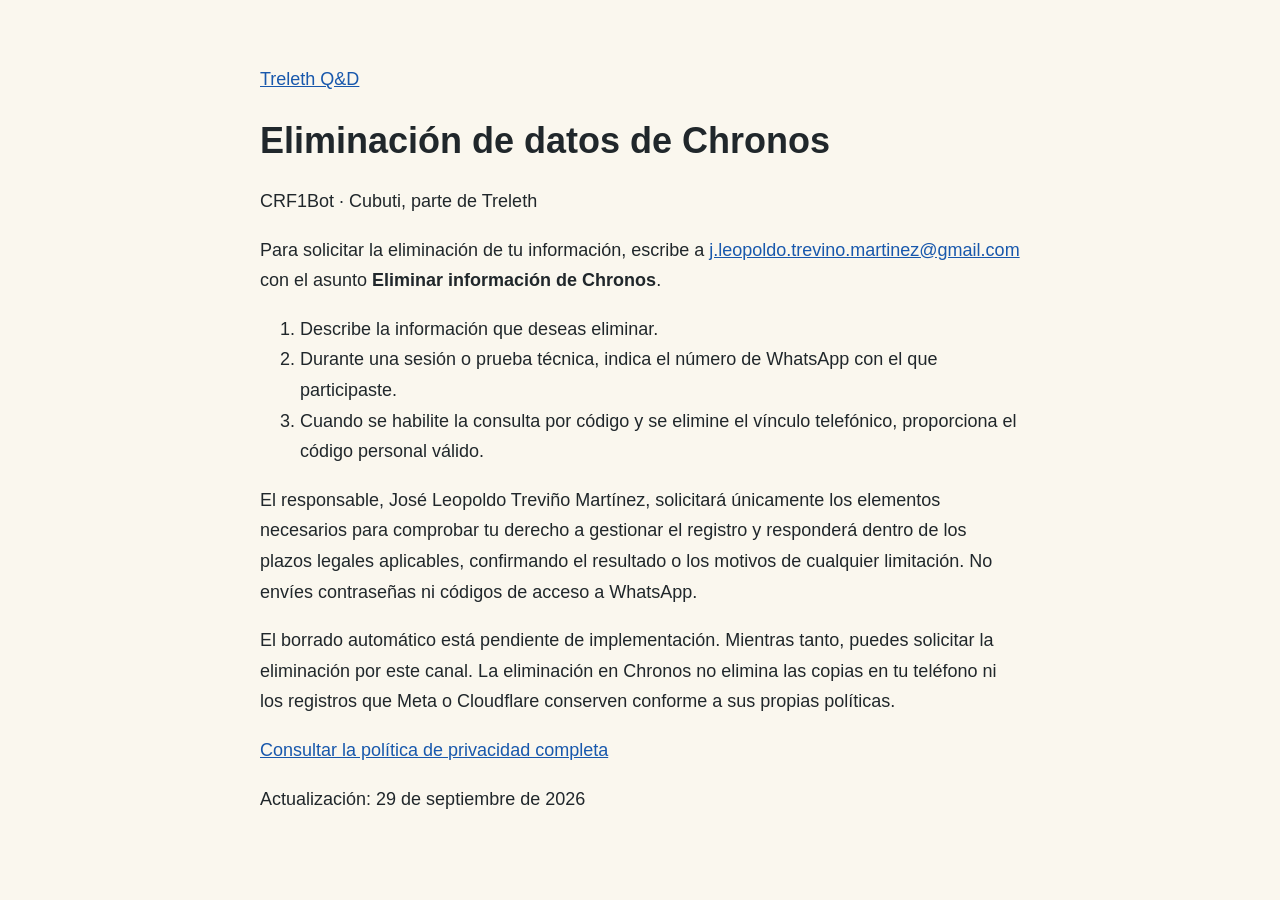
<file: eliminacion/index.html>
<!doctype html><html lang="es"><meta charset="utf-8"><meta name="viewport" content="width=device-width,initial-scale=1"><title>Eliminación de datos de Chronos | Treleth</title><style>body{font:18px/1.7 Arial,sans-serif;background:#faf7ee;color:#20272b;max-width:760px;margin:40px auto;padding:24px}a{color:#1858ac;overflow-wrap:anywhere}h1{line-height:1.2}</style><a href="../">Treleth Q&amp;D</a><h1>Eliminación de datos de Chronos</h1><p>CRF1Bot · Cubuti, parte de Treleth</p><p>Para solicitar la eliminación de tu información, escribe a <a href="mailto:j.leopoldo.trevino.martinez@gmail.com?subject=Eliminar%20informaci%C3%B3n%20de%20Chronos">j.leopoldo.trevino.martinez@gmail.com</a> con el asunto <strong>Eliminar información de Chronos</strong>.</p><ol><li>Describe la información que deseas eliminar.</li><li>Durante una sesión o prueba técnica, indica el número de WhatsApp con el que participaste.</li><li>Cuando se habilite la consulta por código y se elimine el vínculo telefónico, proporciona el código personal válido.</li></ol><p>El responsable, José Leopoldo Treviño Martínez, solicitará únicamente los elementos necesarios para comprobar tu derecho a gestionar el registro y responderá dentro de los plazos legales aplicables, confirmando el resultado o los motivos de cualquier limitación. No envíes contraseñas ni códigos de acceso a WhatsApp.</p><p>El borrado automático está pendiente de implementación. Mientras tanto, puedes solicitar la eliminación por este canal. La eliminación en Chronos no elimina las copias en tu teléfono ni los registros que Meta o Cloudflare conserven conforme a sus propias políticas.</p><p><a href="../privacidad-chronos.html">Consultar la política de privacidad completa</a></p><p>Actualización: 29 de septiembre de 2026</p></html>
</file>
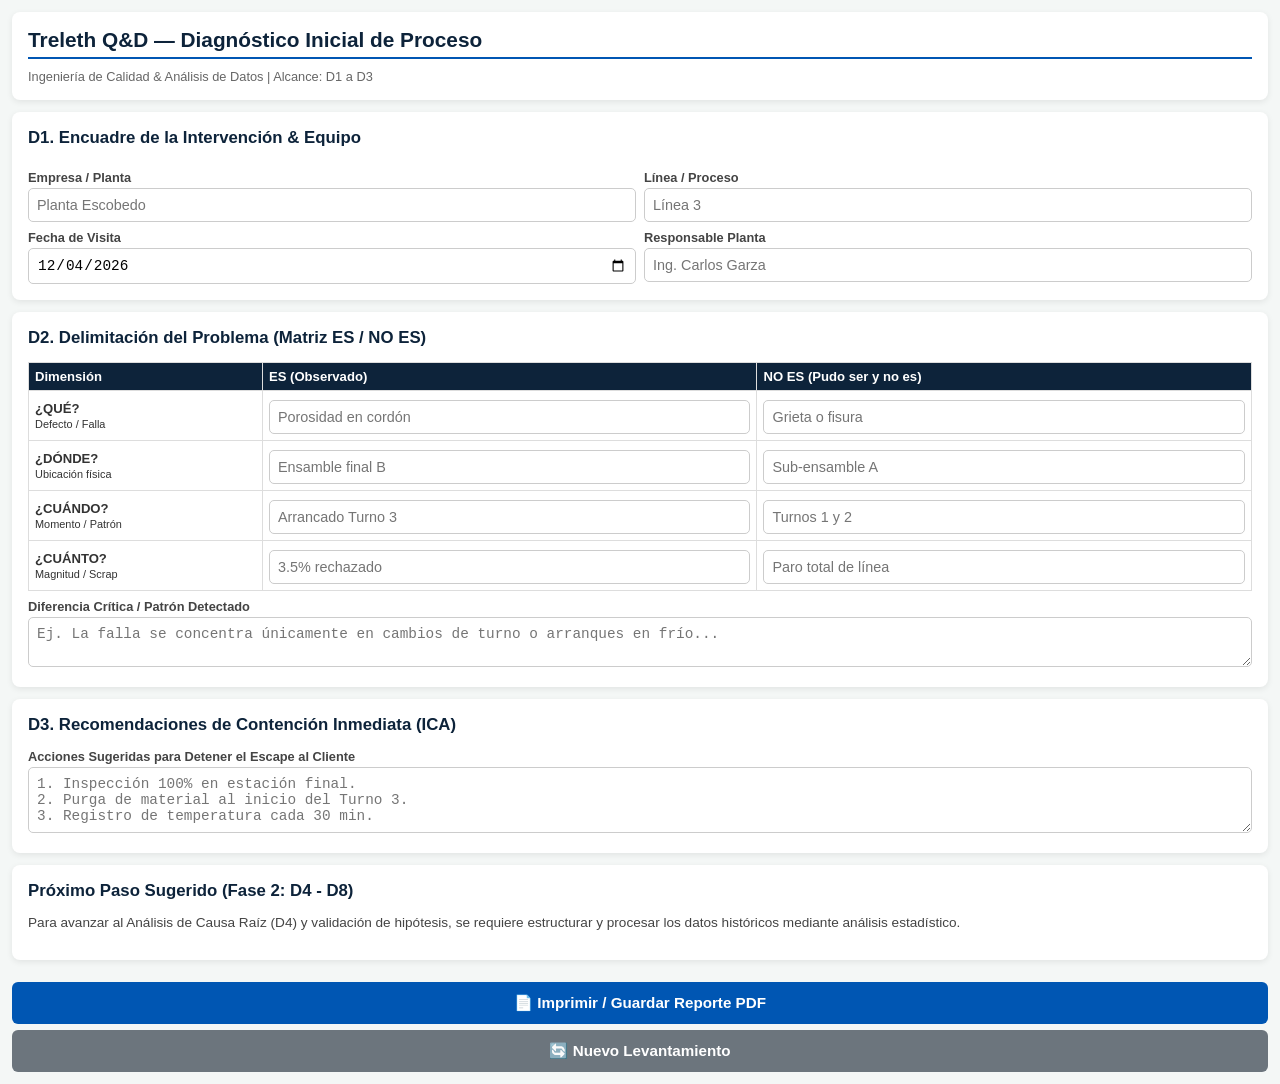
<file: auditoria.html>
<!DOCTYPE html>
<html lang="es">
<head>
  <meta charset="UTF-8">
  <meta name="viewport" content="width=device-width, initial-scale=1.0">
  <title>Treleth Q&D - Diagnóstico Inicial (D1 - D3)</title>
  <style>
    :root { --primary: #0d233a; --secondary: #0056b3; --bg: #f4f7f6; }
    body { font-family: -apple-system, BlinkMacSystemFont, "Segoe UI", Roboto, sans-serif; background: var(--bg); margin: 0; padding: 12px; color: #333; }
    .card { background: #fff; padding: 16px; border-radius: 8px; box-shadow: 0 2px 6px rgba(0,0,0,0.08); margin-bottom: 12px; }
    h1 { font-size: 1.3rem; color: var(--primary); margin: 0 0 10px 0; border-bottom: 2px solid var(--secondary); padding-bottom: 5px; }
    h2 { color: var(--primary); margin-top: 0; font-size: 1.05rem; }
    label { font-weight: bold; font-size: 0.8rem; display: block; margin-top: 8px; color: #444; }
    input, select, textarea { width: 100%; padding: 8px; margin-top: 3px; border: 1px solid #ccc; border-radius: 5px; box-sizing: border-box; font-size: 0.9rem; }
    
    /* Tabla Es / No es */
    .table-8d { width: 100%; border-collapse: collapse; margin-top: 8px; font-size: 0.82rem; }
    .table-8d th, .table-8d td { border: 1px solid #ddd; padding: 6px; text-align: left; }
    .table-8d th { background: #0d233a; color: white; }
    
    button { width: 100%; background: var(--secondary); color: white; border: none; padding: 12px; font-size: 0.95rem; font-weight: bold; border-radius: 6px; cursor: pointer; margin-top: 10px; }
    .btn-secondary { background: #6c757d; }
    
    @media print {
      .no-print { display: none !important; }
      body { background: white; padding: 0; }
      .card { box-shadow: none; border: 1px solid #ccc; page-break-inside: avoid; margin-bottom: 10px; }
    }
  </style>
</head>
<body>

  <!-- ENCABEZADO -->
  <div class="card">
    <h1>Treleth Q&D — Diagnóstico Inicial de Proceso</h1>
    <p style="font-size: 0.8rem; margin: 0; color: #666;">Ingeniería de Calidad & Análisis de Datos | Alcance: D1 a D3</p>
  </div>

  <!-- D1: ENCUADRE Y EQUIPO -->
  <div class="card">
    <h2>D1. Encuadre de la Intervención & Equipo</h2>
    <div style="display: flex; gap: 8px;">
      <div style="flex:1;"><label>Empresa / Planta</label><input type="text" id="empresa" placeholder="Planta Escobedo"></div>
      <div style="flex:1;"><label>Línea / Proceso</label><input type="text" id="linea" placeholder="Línea 3"></div>
    </div>
    <div style="display: flex; gap: 8px;">
      <div style="flex:1;"><label>Fecha de Visita</label><input type="date" id="fecha"></div>
      <div style="flex:1;"><label>Responsable Planta</label><input type="text" id="responsable" placeholder="Ing. Carlos Garza"></div>
    </div>
  </div>

  <!-- D2: ANÁLISIS ES / NO ES -->
  <div class="card">
    <h2>D2. Delimitación del Problema (Matriz ES / NO ES)</h2>
    <table class="table-8d">
      <thead>
        <tr>
          <th>Dimensión</th>
          <th>ES (Observado)</th>
          <th>NO ES (Pudo ser y no es)</th>
        </tr>
      </thead>
      <tbody>
        <tr>
          <td><strong>¿QUÉ?</strong><br><small>Defecto / Falla</small></td>
          <td><input type="text" placeholder="Porosidad en cordón"></td>
          <td><input type="text" placeholder="Grieta o fisura"></td>
        </tr>
        <tr>
          <td><strong>¿DÓNDE?</strong><br><small>Ubicación física</small></td>
          <td><input type="text" placeholder="Ensamble final B"></td>
          <td><input type="text" placeholder="Sub-ensamble A"></td>
        </tr>
        <tr>
          <td><strong>¿CUÁNDO?</strong><br><small>Momento / Patrón</small></td>
          <td><input type="text" placeholder="Arrancado Turno 3"></td>
          <td><input type="text" placeholder="Turnos 1 y 2"></td>
        </tr>
        <tr>
          <td><strong>¿CUÁNTO?</strong><br><small>Magnitud / Scrap</small></td>
          <td><input type="text" placeholder="3.5% rechazado"></td>
          <td><input type="text" placeholder="Paro total de línea"></td>
        </tr>
      </tbody>
    </table>
    <label>Diferencia Crítica / Patrón Detectado</label>
    <textarea id="patron" rows="2" placeholder="Ej. La falla se concentra únicamente en cambios de turno o arranques en frío..."></textarea>
  </div>

  <!-- D3: RECOMENDACIONES DE CONTENCIÓN INMEDIATA -->
  <div class="card">
    <h2>D3. Recomendaciones de Contención Inmediata (ICA)</h2>
    <label>Acciones Sugeridas para Detener el Escape al Cliente</label>
    <textarea id="contencion" rows="3" placeholder="1. Inspección 100% en estación final.&#10;2. Purga de material al inicio del Turno 3.&#10;3. Registro de temperatura cada 30 min."></textarea>
  </div>

  <!-- CIERRE Y PROPUESTA DE FASE 2 -->
  <div class="card">
    <h2>Próximo Paso Sugerido (Fase 2: D4 - D8)</h2>
    <p style="font-size: 0.85rem; color: #444; margin-top: 0;">
      Para avanzar al Análisis de Causa Raíz (D4) y validación de hipótesis, se requiere estructurar y procesar los datos históricos mediante análisis estadístico.
    </p>
  </div>

  <!-- BOTONES -->
  <div class="no-print">
    <button type="button" onclick="generarPDF()">📄 Imprimir / Guardar Reporte PDF</button>
    <button type="button" class="btn-secondary" onclick="limpiar()" style="margin-top: 6px;">🔄 Nuevo Levantamiento</button>
  </div>

  <script>
    document.getElementById('fecha').valueAsDate = new Date();

    function generarPDF() {
      window.print();
    }

    function limpiar() {
      if(confirm("¿Deseas reiniciar el formulario?")) {
        location.reload();
      }
    }
  </script>
</body>
</html>
</file>
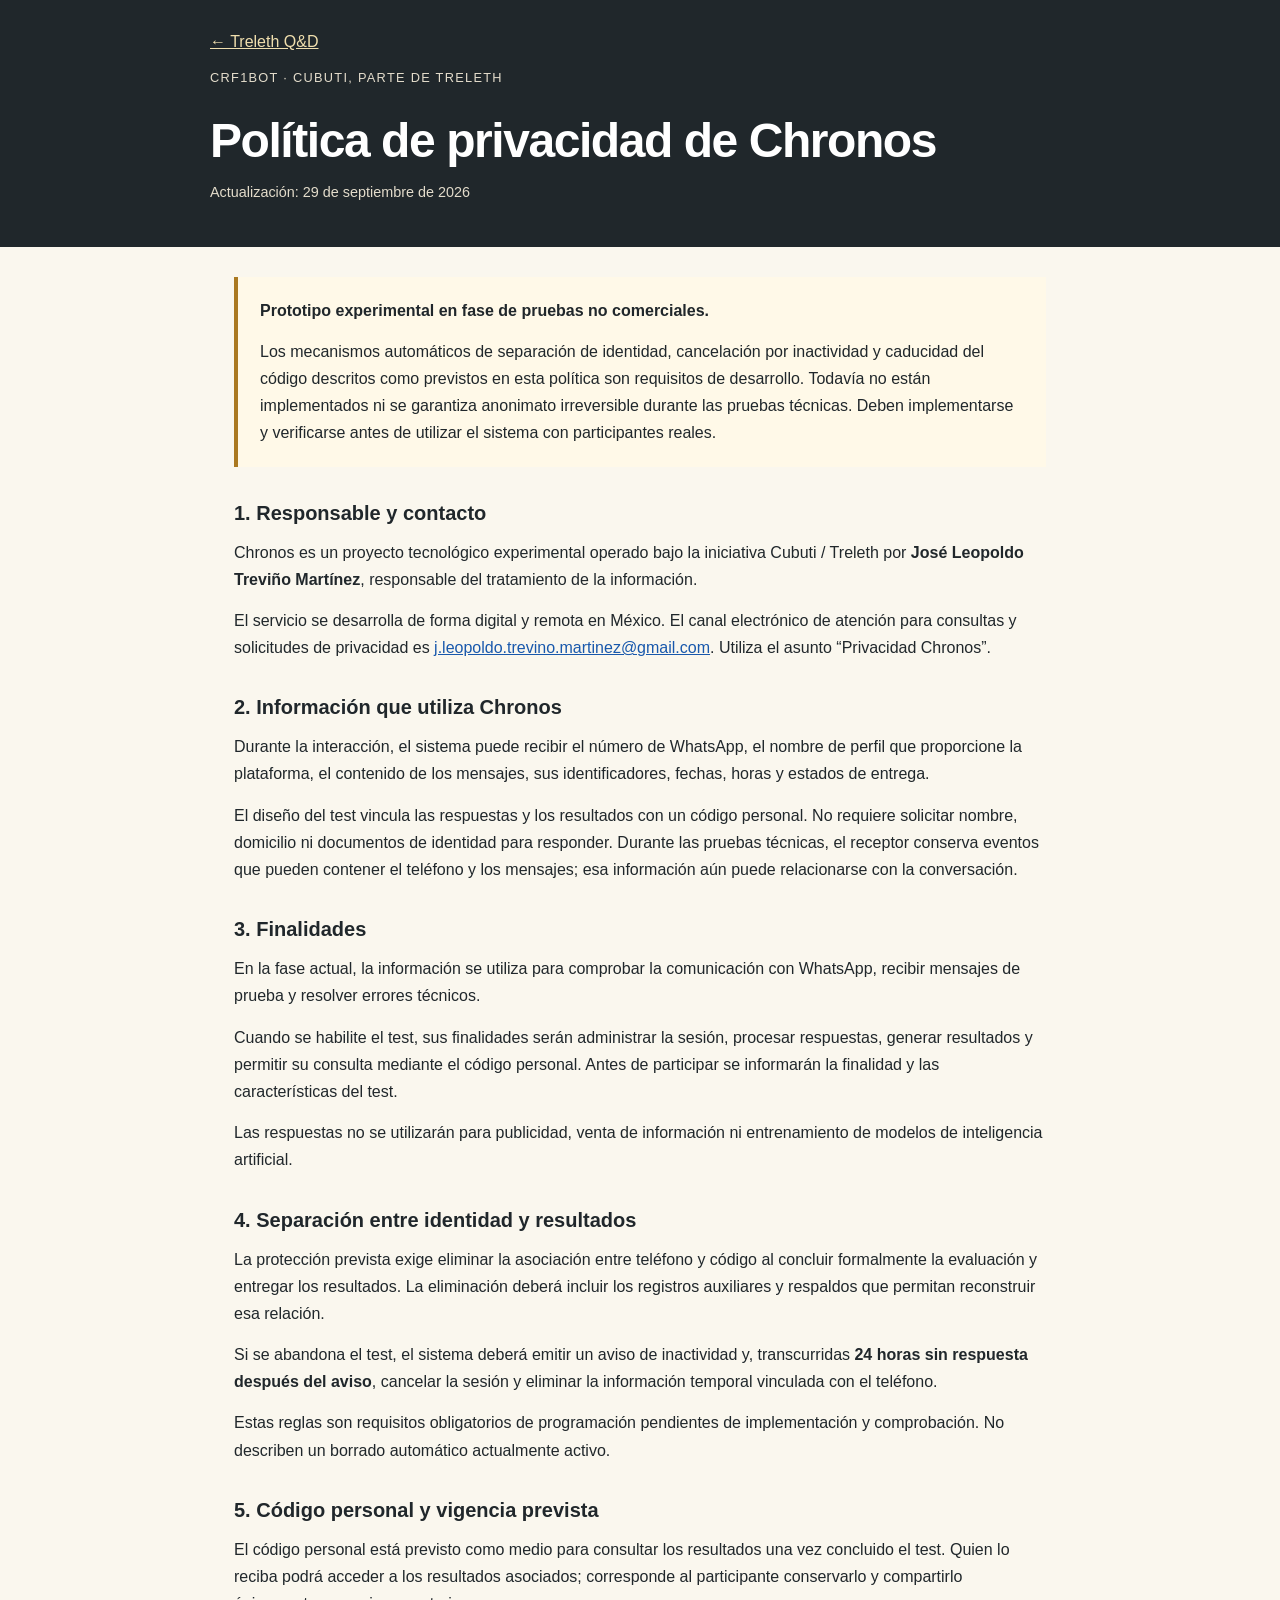
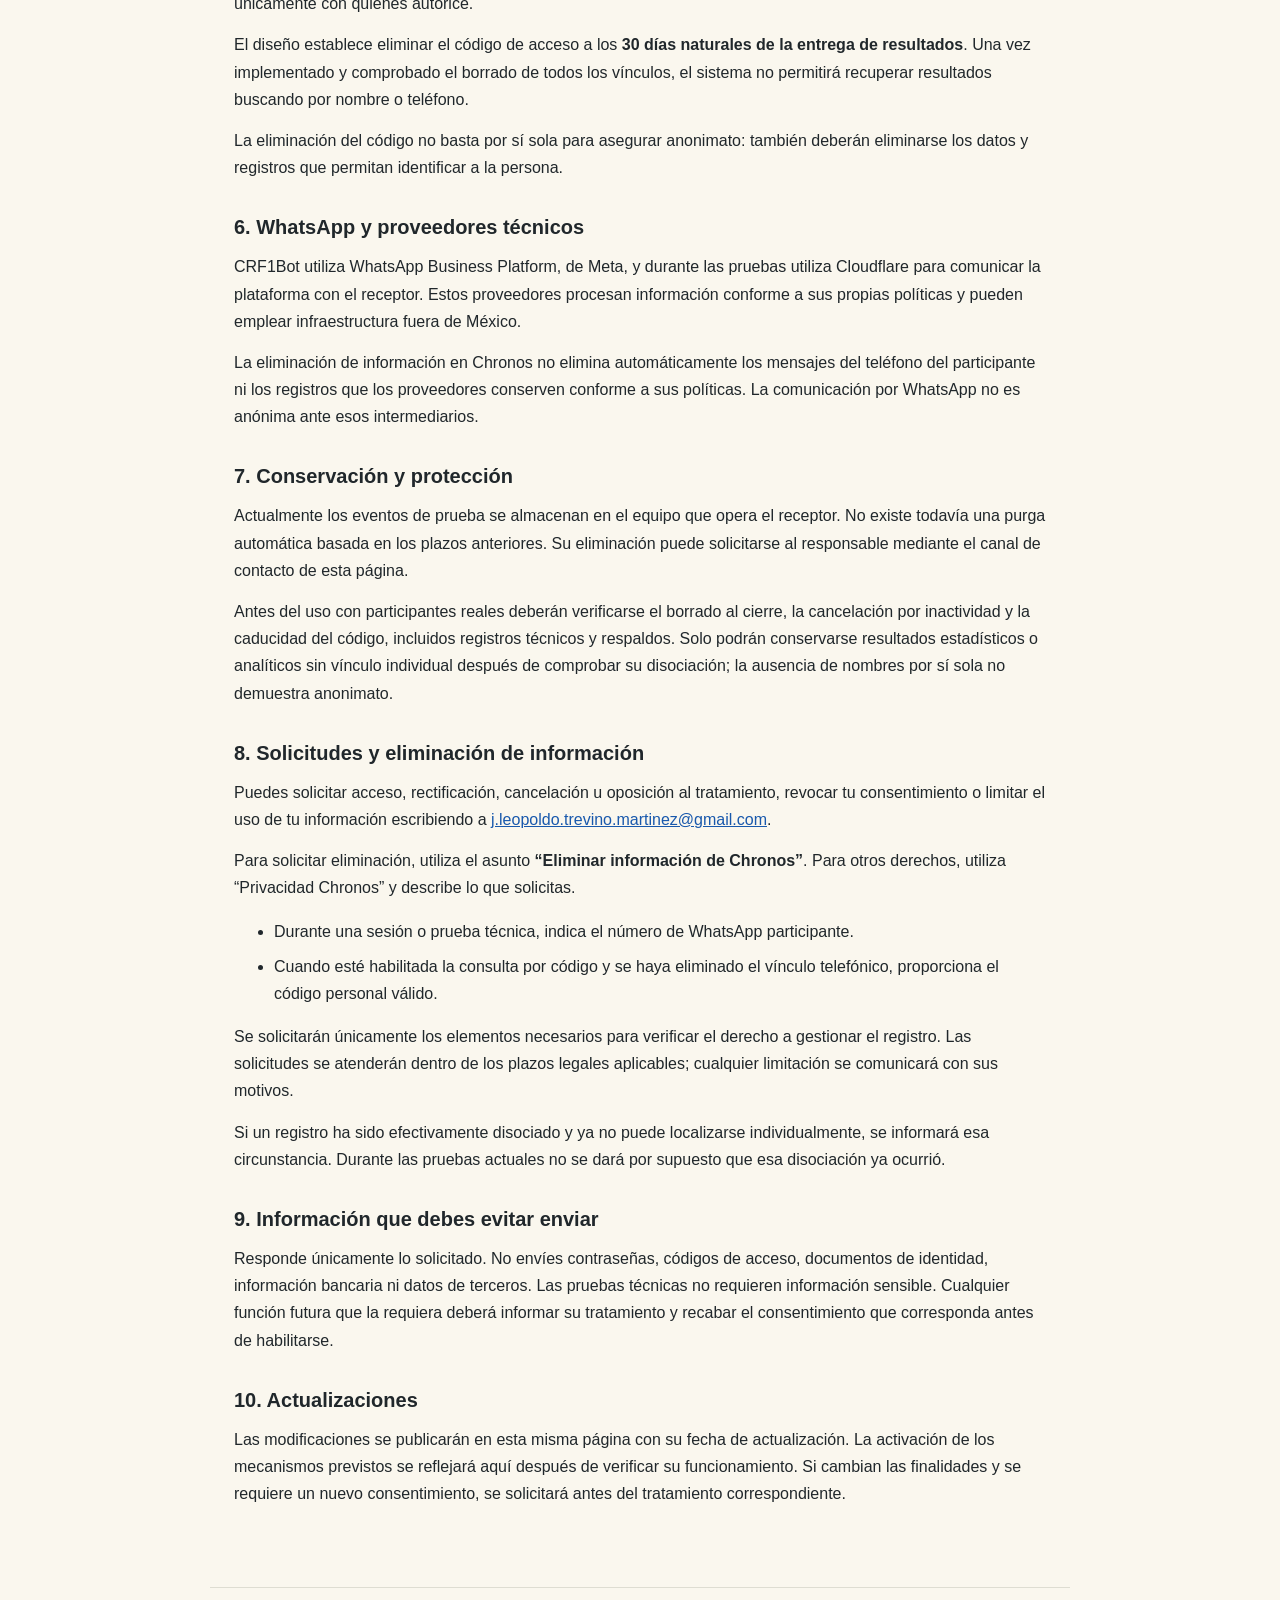
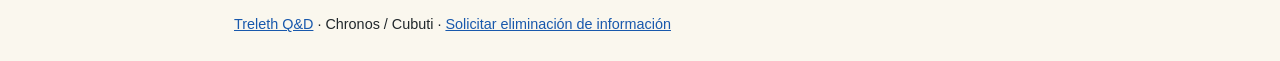
<file: privacidad-chronos.html>
<!doctype html>
<html lang="es">
<head>
<meta charset="utf-8">
<meta name="viewport" content="width=device-width, initial-scale=1">
<meta name="referrer" content="strict-origin-when-cross-origin">
<meta name="description" content="Política de privacidad de Chronos y su canal CRF1Bot. Cubuti, parte de Treleth. Información, código personal y solicitudes de eliminación.">
<title>Política de privacidad de Chronos | Treleth</title>
<style>
:root{font-family:Arial,Helvetica,sans-serif;color:#20272b;background:#faf7ee;line-height:1.7}*{box-sizing:border-box}body{margin:0}a{color:#1858ac;overflow-wrap:anywhere}a:focus-visible{outline:3px solid #bd8625;outline-offset:4px}header{background:#20272b;color:#fff;padding:28px 24px 42px}header a{color:#f0dfae}header>div,main,footer{max-width:860px;margin:auto}header p{color:#e3dccb;margin:12px 0 0}.eyebrow{font-size:.8rem;letter-spacing:.1em;text-transform:uppercase}h1{font-size:clamp(2rem,5vw,3rem);line-height:1.15;margin:24px 0 12px;letter-spacing:-.03em}main{padding:30px 24px 48px}section{margin:32px 0}h2{font-size:1.25rem;line-height:1.4;margin:0 0 12px}p{margin:0 0 14px}li{margin:8px 0}.notice{background:#fff9e8;border-left:4px solid #aa7921;padding:20px 22px}.notice p:last-child{margin-bottom:0}.date{font-size:.9rem}footer{padding:24px;border-top:1px solid #deddd2;font-size:.9rem}.skip{position:absolute;left:16px;top:-100px;background:white;padding:10px}.skip:focus{top:10px}@media print{header{background:white;color:black;padding:0}header p,header a{color:black}main{padding:16px 0}.notice{border:1px solid #aaa}footer{padding:12px 0}section{break-inside:avoid}}
</style>
</head>
<body>
<a class="skip" href="#contenido">Ir al contenido</a>
<header><div><a href="./">← Treleth Q&amp;D</a><p class="eyebrow">CRF1Bot · Cubuti, parte de Treleth</p><h1>Política de privacidad de Chronos</h1><p class="date">Actualización: <time datetime="2026-09-29">29 de septiembre de 2026</time></p></div></header>
<main id="contenido">
<aside class="notice" aria-label="Estado actual del proyecto"><p><strong>Prototipo experimental en fase de pruebas no comerciales.</strong></p><p>Los mecanismos automáticos de separación de identidad, cancelación por inactividad y caducidad del código descritos como previstos en esta política son requisitos de desarrollo. Todavía no están implementados ni se garantiza anonimato irreversible durante las pruebas técnicas. Deben implementarse y verificarse antes de utilizar el sistema con participantes reales.</p></aside>
<section><h2>1. Responsable y contacto</h2>
<p>Chronos es un proyecto tecnológico experimental operado bajo la iniciativa Cubuti / Treleth por <strong>José Leopoldo Treviño Martínez</strong>, responsable del tratamiento de la información.</p>
<p>El servicio se desarrolla de forma digital y remota en México. El canal electrónico de atención para consultas y solicitudes de privacidad es <a href="mailto:j.leopoldo.trevino.martinez@gmail.com">j.leopoldo.trevino.martinez@gmail.com</a>. Utiliza el asunto “Privacidad Chronos”.</p>
</section>
<section><h2>2. Información que utiliza Chronos</h2>
<p>Durante la interacción, el sistema puede recibir el número de WhatsApp, el nombre de perfil que proporcione la plataforma, el contenido de los mensajes, sus identificadores, fechas, horas y estados de entrega.</p>
<p>El diseño del test vincula las respuestas y los resultados con un código personal. No requiere solicitar nombre, domicilio ni documentos de identidad para responder. Durante las pruebas técnicas, el receptor conserva eventos que pueden contener el teléfono y los mensajes; esa información aún puede relacionarse con la conversación.</p>
</section>
<section><h2>3. Finalidades</h2>
<p>En la fase actual, la información se utiliza para comprobar la comunicación con WhatsApp, recibir mensajes de prueba y resolver errores técnicos.</p>
<p>Cuando se habilite el test, sus finalidades serán administrar la sesión, procesar respuestas, generar resultados y permitir su consulta mediante el código personal. Antes de participar se informarán la finalidad y las características del test.</p>
<p>Las respuestas no se utilizarán para publicidad, venta de información ni entrenamiento de modelos de inteligencia artificial.</p>
</section>
<section><h2>4. Separación entre identidad y resultados</h2>
<p>La protección prevista exige eliminar la asociación entre teléfono y código al concluir formalmente la evaluación y entregar los resultados. La eliminación deberá incluir los registros auxiliares y respaldos que permitan reconstruir esa relación.</p>
<p>Si se abandona el test, el sistema deberá emitir un aviso de inactividad y, transcurridas <strong>24 horas sin respuesta después del aviso</strong>, cancelar la sesión y eliminar la información temporal vinculada con el teléfono.</p>
<p>Estas reglas son requisitos obligatorios de programación pendientes de implementación y comprobación. No describen un borrado automático actualmente activo.</p>
</section>
<section><h2>5. Código personal y vigencia prevista</h2>
<p>El código personal está previsto como medio para consultar los resultados una vez concluido el test. Quien lo reciba podrá acceder a los resultados asociados; corresponde al participante conservarlo y compartirlo únicamente con quienes autorice.</p>
<p>El diseño establece eliminar el código de acceso a los <strong>30 días naturales de la entrega de resultados</strong>. Una vez implementado y comprobado el borrado de todos los vínculos, el sistema no permitirá recuperar resultados buscando por nombre o teléfono.</p>
<p>La eliminación del código no basta por sí sola para asegurar anonimato: también deberán eliminarse los datos y registros que permitan identificar a la persona.</p>
</section>
<section><h2>6. WhatsApp y proveedores técnicos</h2>
<p>CRF1Bot utiliza WhatsApp Business Platform, de Meta, y durante las pruebas utiliza Cloudflare para comunicar la plataforma con el receptor. Estos proveedores procesan información conforme a sus propias políticas y pueden emplear infraestructura fuera de México.</p>
<p>La eliminación de información en Chronos no elimina automáticamente los mensajes del teléfono del participante ni los registros que los proveedores conserven conforme a sus políticas. La comunicación por WhatsApp no es anónima ante esos intermediarios.</p>
</section>
<section><h2>7. Conservación y protección</h2>
<p>Actualmente los eventos de prueba se almacenan en el equipo que opera el receptor. No existe todavía una purga automática basada en los plazos anteriores. Su eliminación puede solicitarse al responsable mediante el canal de contacto de esta página.</p>
<p>Antes del uso con participantes reales deberán verificarse el borrado al cierre, la cancelación por inactividad y la caducidad del código, incluidos registros técnicos y respaldos. Solo podrán conservarse resultados estadísticos o analíticos sin vínculo individual después de comprobar su disociación; la ausencia de nombres por sí sola no demuestra anonimato.</p>
</section>
<section id="eliminacion"><h2>8. Solicitudes y eliminación de información</h2>
<p>Puedes solicitar acceso, rectificación, cancelación u oposición al tratamiento, revocar tu consentimiento o limitar el uso de tu información escribiendo a <a href="mailto:j.leopoldo.trevino.martinez@gmail.com">j.leopoldo.trevino.martinez@gmail.com</a>.</p>
<p>Para solicitar eliminación, utiliza el asunto <strong>“Eliminar información de Chronos”</strong>. Para otros derechos, utiliza “Privacidad Chronos” y describe lo que solicitas.</p>
<ul><li>Durante una sesión o prueba técnica, indica el número de WhatsApp participante.</li><li>Cuando esté habilitada la consulta por código y se haya eliminado el vínculo telefónico, proporciona el código personal válido.</li></ul>
<p>Se solicitarán únicamente los elementos necesarios para verificar el derecho a gestionar el registro. Las solicitudes se atenderán dentro de los plazos legales aplicables; cualquier limitación se comunicará con sus motivos.</p>
<p>Si un registro ha sido efectivamente disociado y ya no puede localizarse individualmente, se informará esa circunstancia. Durante las pruebas actuales no se dará por supuesto que esa disociación ya ocurrió.</p>
</section>
<section><h2>9. Información que debes evitar enviar</h2><p>Responde únicamente lo solicitado. No envíes contraseñas, códigos de acceso, documentos de identidad, información bancaria ni datos de terceros. Las pruebas técnicas no requieren información sensible. Cualquier función futura que la requiera deberá informar su tratamiento y recabar el consentimiento que corresponda antes de habilitarse.</p></section>
<section><h2>10. Actualizaciones</h2><p>Las modificaciones se publicarán en esta misma página con su fecha de actualización. La activación de los mecanismos previstos se reflejará aquí después de verificar su funcionamiento. Si cambian las finalidades y se requiere un nuevo consentimiento, se solicitará antes del tratamiento correspondiente.</p></section>
</main>
<footer><a href="./">Treleth Q&amp;D</a> · Chronos / Cubuti · <a href="#eliminacion">Solicitar eliminación de información</a></footer>
</body>
</html>
</file>
